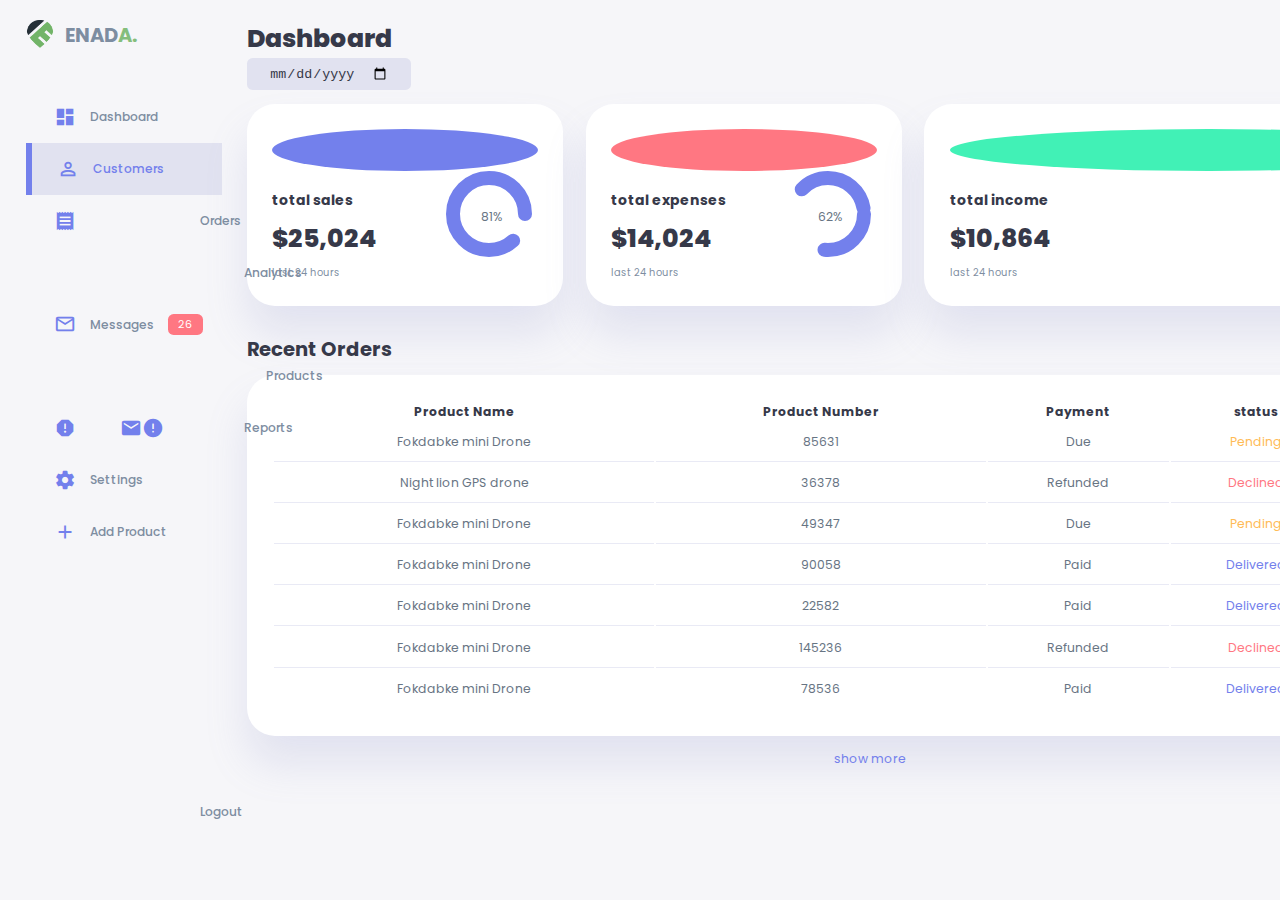
<file: index.html>
<!doctype html>
<html lang="en">
<head>
    <meta charset="UTF-8">
    <meta name="viewport" content="width=device-width, user-scalable=no, initial-scale=1.0, maximum-scale=1.0, minimum-scale=1.0">
    <meta http-equiv="X-UA-Compatible" content="ie=edge">
    <title>Dashboard</title>

    <!-- google fonts  -->
    <link rel="preconnect" href="https://fonts.googleapis.com">
    <link rel="preconnect" href="https://fonts.gstatic.com" crossorigin>
    <link href="https://fonts.googleapis.com/css2?family=Poppins:wght@400;500;600;700&display=swap" rel="stylesheet">

    <!-- google metatial icons cdn --->
    <link href="https://fonts.googleapis.com/icon?family=Material+Icons" rel="stylesheet">

    <!--MAIN STYLE -->
    <link rel="stylesheet" href="./assets/css/style.css">



</head>
<body>
    <!-- CONTAINER START  -->
    <div class="container">
        <!-- ASIDE START -->
        <aside>
            <div class="top d-flex">
                <div class="logo d-flex">
                    <img src="./assets/img/logo.png" alt="Dashboard logo - Enad Dashboard">
                    <h2 class="text-muted">ENAD<span class="main-color">A.</span></h2>
                </div>

                <div class="close" id="close-btn">
                    <span class="material-icons">close</span>
                </div>
            </div>
            
            <!-- SIDEBAR  START -->
                <div class="sidebar d-flex">
                    <a href="#">
                        <span class="material-icons">dashboard</span>
                        <h3>dashboard</h3>
                    </a>

                    <a href="#" class="active">
                        <span class="material-icons">perm_identity</span>
                        <h3>customers</h3>
                    </a>

                    <a href="#">
                        <span class="material-icons">receipt_long</span>
                        <h3>orders</h3>
                    </a>

                    <a href="#">
                        <span class="material-icons">insights</span>
                        <h3>analytics</h3>
                    </a>

                    <a href="#">
                        <span class="material-icons">mail_outline</span>
                        <h3>messages</h3>
                        <span class="message-count">26</span>
                    </a>

                    <a href="#">
                        <span class="material-icons">inventory</span>
                        <h3>products</h3>
                    </a>

                    <a href="#">
                        <span class="material-icons">report_gmailerrorred</span>
                        <h3>reports</h3>
                    </a>

                    <a href="#">
                        <span class="material-icons">settings</span>
                        <h3>settings</h3>
                    </a>

                    <a href="#">
                        <span class="material-icons">add</span>
                        <h3>Add product</h3>
                    </a>

                    <a href="#">
                        <span class="material-icons">logout</span>
                        <h3>logout</h3>
                    </a>
                </div>
            <!-- ==== SIDEBART END ===== -->
        </aside>
        <!-- ASIDE END -->

        <!-- START MAIN SECTION -->
        <main>

            <div class="topbar">
            </div>
            <hr>

            <h1>Dashboard</h1>

            <div class="date-search d-flex">
                <div class="date">
                    <input type="date">
                </div>

                <div class="serach d-flex">
                        <input type="search" placeholder="search" id="search-input">
                        <span class="material-icons" id="search-btn"> search</span>

                        <span class="material-icons" id="enter-btn">navigate_next</span>
                </div>  
            </div>

            <!-- START INSIGHTS -->
            <div class="insights d-grid grid-3-col">
                <!-- START CARD -->
                <div class="sales">
                    <span class="material-icons">analytics</span>
                    <div class="middle d-flex">
                        <div class="left">
                            <h3>total sales</h3>
                            <h1>$25,024</h1>
                        </div>
                        <div class="progress">
                            <svg>
                                <circle cx="38" cy="38" r="36"></circle>
                            </svg>
                            <div class="number">
                                <p>81%</p>
                            </div>
                        </div>
                    </div>
                    <small class="text-muted">last 24 hours</small>
                </div>
                <!-- END CARD -->

                <!-- START CARD -->
                <div class="expenses">
                    <span class="material-icons">bar_chart</span>
                    <div class="middle d-flex">
                        <div class="left">
                            <h3>total expenses</h3>
                            <h1>$14,024</h1>
                        </div>
                        <div class="progress">
                            <svg>
                                <circle cx="38" cy="38" r="36"></circle>
                            </svg>
                            <div class="number">
                                <p>62%</p>
                            </div>
                        </div>
                    </div>
                    <small class="text-muted">last 24 hours</small>
                </div>
                <!-- END CARD -->

                <!-- START CARD -->
                <div class="income">
                    <span class="material-icons">stacked_line_chart</span>
                    <div class="middle d-flex">
                        <div class="left">
                            <h3>total income</h3>
                            <h1>$10,864</h1>
                        </div>
                        <div class="progress">
                            <svg>
                                <circle cx="38" cy="38" r="36"></circle>
                            </svg>
                            <div class="number">
                                <p>44%</p>
                            </div>
                        </div>
                    </div>
                    <small class="text-muted">last 24 hours</small>
                </div>
                <!-- END CARD -->

            </div>
            <!-- END INSIGHTS -->

            <!-- START RECENT ORDER -->
            <div class="recent-orders">
                <h2>Recent Orders</h2>
                <table>
                    <thead>
                        <tr>
                            <th>Product Name</th>
                            <th>Product Number</th>
                            <th>Payment</th>
                            <th>status</th>
                            <th></th>
                        </tr>
                    </thead>
                    <tbody>
                        <tr>
                            <td>Fokdabke mini Drone</td>
                            <td>85631</td>
                            <td>Due</td>
                            <td class="warning">Pending</td>
                            <td class="primary">Details</td>
                        </tr>
                        <tr>
                            <td> Night lion GPS drone</td>
                            <td>36378</td>
                            <td>Refunded</td>
                            <td class="danger">Declined</td>
                            <td class="primary">Details</td>
                        </tr>
                        <tr>
                            <td>Fokdabke mini Drone</td>
                            <td>49347</td>
                            <td>Due</td>
                            <td class="warning">Pending</td>
                            <td class="primary">Details</td>
                        </tr> 
                        <tr>
                            <td>Fokdabke mini Drone</td>
                            <td>90058</td>
                            <td>Paid</td>
                            <td class="primary">Delivered</td>
                            <td class="primary">Details</td>
                        </tr> 
                        <tr>
                            <td>Fokdabke mini Drone</td>
                            <td>22582</td>
                            <td>Paid</td>
                            <td class="primary">Delivered</td>
                            <td class="primary">Details</td>
                        </tr> 
                        <tr>
                            <td>Fokdabke mini Drone</td>
                            <td>145236</td>
                            <td>Refunded</td>
                            <td class="danger">Declined</td>
                            <td class="primary">Details</td>
                        </tr> 
                        <tr>
                            <td>Fokdabke mini Drone</td>
                            <td>78536</td>
                            <td>Paid</td>
                            <td class="primary">Delivered</td>
                            <td class="primary">Details</td>
                        </tr> 

                    </tbody>
                </table>
                <a href="#">show more</a>
            </div>
            <!-- END RECENT ORDER -->
        </main>
        <!-- END MAIN SECTION -->

        <!-- START RIGHT SECTION -->
            <div class="right">

                <!-- start top -->
                <div class="top d-flex">
                    <button id="menu-btn">
                        <span class="material-icons">menu</span>
                    </button>

                    <div class="theme-toggler d-flex">
                        <span class="material-icons active">light_mode</span>
                        <span class="material-icons">dark_mode</span>
                    </div>

                    <div class="profile d-flex">
                        <div class="info">
                            <p>Hey, <b>Enad</b></p>
                            <small class="text-muted">Admin</small>
                        </div>

                        <div class="profile-photo">
                            <img src="./assets/img/profile-1.jpg" alt="profile picture">
                        </div>
                    </div>
                </div>
                <!-- end top -->

                <!-- START RECENT UPDATE -->
                    <div class="recent-updates">
                        <h2>Recent Update</h2>
                        <div class="updates">
                            <!-- UPDATE START ROW -->
                            <div class="update d-grid">
                                <div class="profile-photo">
                                    <img src="./assets/img/profile-2.jpg" alt="profile picture for 2">
                                </div>

                                <div class="message">
                                    <p><b>Lila Romoh</b> received her order of Night lion GPS drone</p>
                                    <small class="text-muted"> 2 Minutes Ago</small>                               
                                </div>
                            </div>
                            <!-- UPDATE END ROW -->

                            <!-- UPDATE START ROW -->
                            <div class="update d-grid">
                                <div class="profile-photo">
                                    <img src="./assets/img/profile-3.jpg" alt="profile picture for 3">
                                </div>

                                <div class="message">
                                    <p><b>Watson Dyas</b> received his order of Night lion GPS drone</p>
                                    <small class="text-muted"> 5 Minutes Ago</small>                               
                                </div>
                            </div>
                            <!-- UPDATE END ROW -->

                            <!-- UPDATE START ROW -->
                            <div class="update d-grid">
                                <div class="profile-photo">
                                    <img src="./assets/img/profile-4.jpg" alt="profile picture for 4">
                                </div>

                                <div class="message">
                                    <p><b>Tayson Loca</b> received his order of Night lion GPS drone</p>
                                    <small class="text-muted"> 20 Minutes Ago</small>                               
                                </div>
                            </div>
                            <!-- UPDATE END ROW -->
                        </div>
                    </div>
                <!-- END RECENT UPDATE  -->

                <!-- START ANALYTICS -->
                <div class="sales-analytics">
                    <h2>Sales Analytics</h2>
                    <!-- START ITEM -->
                    <div class="item online">
                        <div class="icon">
                            <span class="material-icons">shopping_cart</span>
                        </div>
                        <div class="right">
                            <div class="info">
                                <h3>ONLINE ORDERS</h3>
                                <small class="text_muted">Last 24 Hours</small>
                            </div>
                            <h5 class="success">+39%</h5>
                            <h3>3849</h3>
                        </div>
                    </div>
                    <!-- END ITEM -->

                    <!-- START ITEM -->
                    <div class="item offline">
                        <div class="icon">
                            <span class="material-icons">local_mall</span>
                        </div>
                        <div class="right">
                            <div class="info">
                                <h3>OFFLINE ORDERS</h3>
                                <small class="text_muted">Last 24 Hours</small>
                            </div>
                            <h5 class="danger">-17%</h5>
                            <h3>1100</h3>
                        </div>
                    </div>
                    <!-- END ITEM -->

                    <!-- START ITEM -->
                    <div class="item customers">
                        <div class="icon">
                            <span class="material-icons">person</span>
                        </div>
                        <div class="right">
                            <div class="info">
                                <h3>NEW CUSTOMERS</h3>
                                <small class="text_muted">Last 24 Hours</small>
                            </div>
                            <h5 class="success">+25%</h5>
                            <h3>849</h3>
                        </div>
                    </div>
                    <!-- END ITEM -->

                    <div class="item add-product">
                        <div>
                            <span class="material-icons">add</span>
                            <h3>Add Product</h3>
                        </div>
                    </div>
                </div>
                <!-- END ANALYTICS -->



            </div>
        <!-- END RIGHT SECTION -->
    </div>
    <!-- CONTAINER END -->

    <script src="./assets/js/main.js"></script>
</body>
</html>
</file>
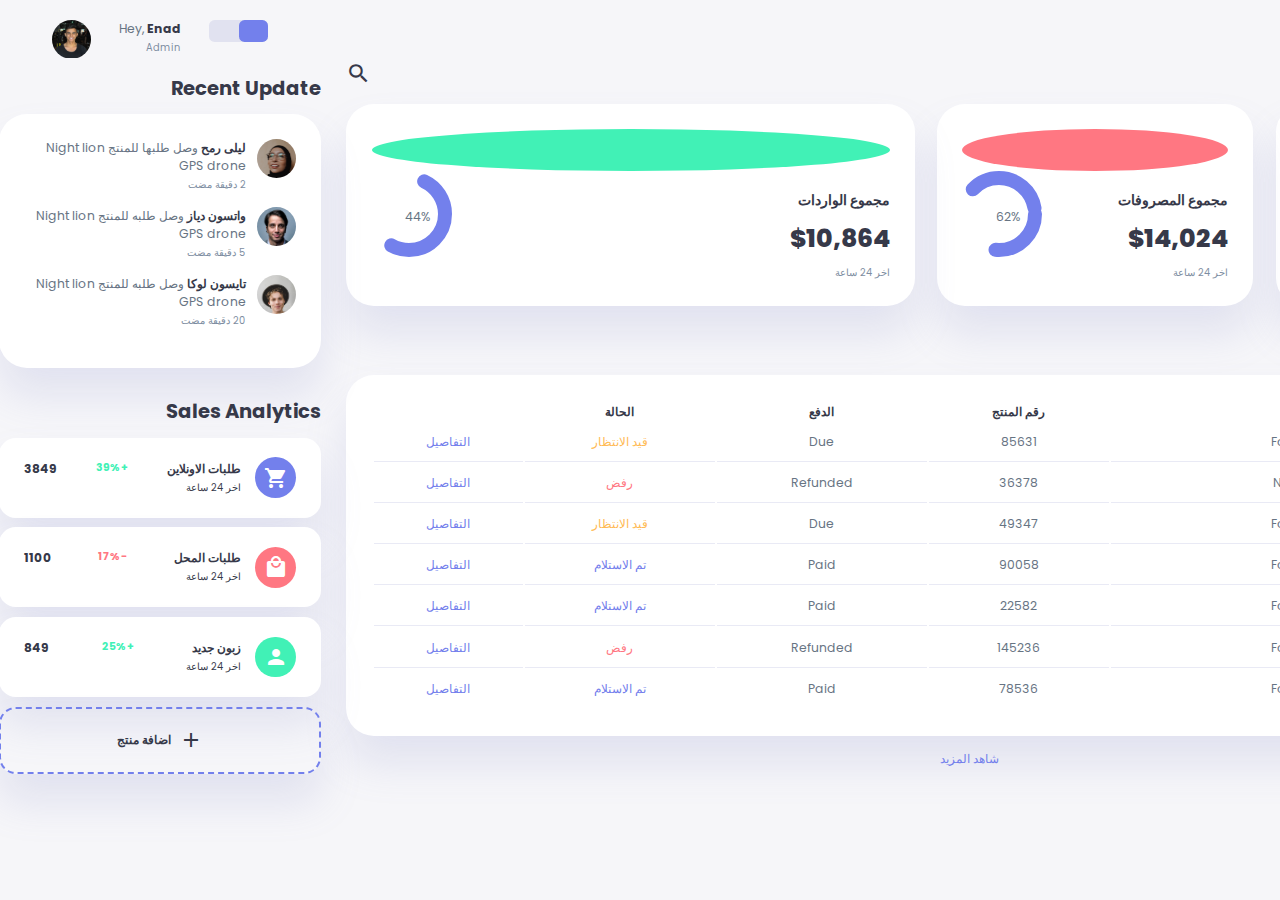
<file: index-rtl.html>
<!doctype html>
<html lang="en">
<head>
    <meta charset="UTF-8">
    <meta name="viewport" content="width=device-width, user-scalable=no, initial-scale=1.0, maximum-scale=1.0, minimum-scale=1.0">
    <meta http-equiv="X-UA-Compatible" content="ie=edge">
    <title>Dashboard</title>

    <!-- google fonts  -->
    <link rel="preconnect" href="https://fonts.googleapis.com">
    <link rel="preconnect" href="https://fonts.gstatic.com" crossorigin>
    <link href="https://fonts.googleapis.com/css2?family=Poppins:wght@400;500;600;700&display=swap" rel="stylesheet">

    <!-- google metatial icons cdn --->
    <link href="https://fonts.googleapis.com/icon?family=Material+Icons" rel="stylesheet">

    <!--MAIN STYLE -->
    <link rel="stylesheet" href="./assets/css/rtl-style.css">




</head>
<body>
    <!-- CONTAINER START  -->
    <div class="container">
        <!-- ASIDE START -->
        <aside>
            <div class="top d-flex">
                <div class="logo d-flex">
                    <img src="./assets/img/logo.png" alt="Dashboard logo - Enad Dashboard">
                    <h2 class="text-muted">ENAD<span class="main-color">A.</span></h2>
                </div>

                <div class="close" id="close-btn">
                    <span class="material-icons">close</span>
                </div>
            </div>
            
            <!-- SIDEBAR  START -->
                <div class="sidebar d-flex">
                    <a href="#">
                        <span class="material-icons">dashboard</span>
                        <h3>لوحة التحكم</h3>
                    </a>

                    <a href="#" class="active">
                        <span class="material-icons">perm_identity</span>
                        <h3>الزبائن</h3>
                    </a>

                    <a href="#">
                        <span class="material-icons">receipt_long</span>
                        <h3>الطلبات</h3>
                    </a>

                    <a href="#">
                        <span class="material-icons">insights</span>
                        <h3>التحليلات</h3>
                    </a>

                    <a href="#">
                        <span class="material-icons">mail_outline</span>
                        <h3>الرسائل</h3>
                        <span class="message-count">26</span>
                    </a>

                    <a href="#">
                        <span class="material-icons">inventory</span>
                        <h3>المنتجات</h3>
                    </a>

                    <a href="#">
                        <span class="material-icons">report_gmailerrorred</span>
                        <h3>التقارير</h3>
                    </a>

                    <a href="#">
                        <span class="material-icons">settings</span>
                        <h3>الاعدادات</h3>
                    </a>

                    <a href="#">
                        <span class="material-icons">add</span>
                        <h3>اضافة منتج</h3>
                    </a>

                    <a href="index.html">
                        <span class="material-icons">translate</span>
                        <h3>اللغة الانجليزية</h3>
                    </a>



                    <a href="#">
                        <span class="material-icons">logout</span>
                        <h3>تسجيل الخروج</h3>
                    </a>
                </div>
            <!-- ==== SIDEBART END ===== -->
        </aside>
        <!-- ASIDE END -->

        <!-- START MAIN SECTION -->
        <main>

            <div class="topbar">
            </div>
            <hr>

            <h1>Dashboard</h1>

            <div class="date-search d-flex">
                <div class="date">
                    <input type="date">
                </div>

                <div class="serach d-flex">
                        <input type="search" placeholder="بحث" id="search-input">
                        <span class="material-icons" id="search-btn">search</span>

                        <span class="material-icons" id="enter-btn">navigate_next</span>
                </div>  
            </div>

            <!-- START INSIGHTS -->
            <div class="insights d-grid grid-3-col">
                <!-- START CARD -->
                <div class="sales">
                    <span class="material-icons">analytics</span>
                    <div class="middle d-flex">
                        <div class="left">
                            <h3>مجموع المبيعات</h3>
                            <h1>$25,024</h1>
                        </div>
                        <div class="progress">
                            <svg>
                                <circle cx="38" cy="38" r="36"></circle>
                            </svg>
                            <div class="number">
                                <p>81%</p>
                            </div>
                        </div>
                    </div>
                    <small class="text-muted">اخر 24 ساعة </small>
                </div>
                <!-- END CARD -->

                <!-- START CARD -->
                <div class="expenses">
                    <span class="material-icons">bar_chart</span>
                    <div class="middle d-flex">
                        <div class="left">
                            <h3>مجموع المصروفات</h3>
                            <h1>$14,024</h1>
                        </div>
                        <div class="progress">
                            <svg>
                                <circle cx="38" cy="38" r="36"></circle>
                            </svg>
                            <div class="number">
                                <p>62%</p>
                            </div>
                        </div>
                    </div>
                    <small class="text-muted">اخر 24 ساعة</small>
                </div>
                <!-- END CARD -->

                <!-- START CARD -->
                <div class="income">
                    <span class="material-icons">stacked_line_chart</span>
                    <div class="middle d-flex">
                        <div class="left">
                            <h3>مجموع الواردات</h3>
                            <h1>$10,864</h1>
                        </div>
                        <div class="progress">
                            <svg>
                                <circle cx="38" cy="38" r="36"></circle>
                            </svg>
                            <div class="number">
                                <p>44%</p>
                            </div>
                        </div>
                    </div>
                    <small class="text-muted">اخر 24 ساعة</small>
                </div>
                <!-- END CARD -->

            </div>
            <!-- END INSIGHTS -->

            <!-- START RECENT ORDER -->
            <div class="recent-orders">
                <h2>اخر الطلبات</h2>
                <table>
                    <thead>
                        <tr>
                            <th>اسم المنتج</th>
                            <th>رقم المنتج</th>
                            <th>الدفع</th>
                            <th>الحالة</th>
                            <th></th>
                        </tr>
                    </thead>
                    <tbody>
                        <tr>
                            <td>Fokdabke mini Drone</td>
                            <td>85631</td>
                            <td>Due</td>
                            <td class="warning">قيد الانتظار</td>
                            <td class="primary">التفاصيل</td>
                        </tr>
                        <tr>
                            <td> Night lion GPS drone</td>
                            <td>36378</td>
                            <td>Refunded</td>
                            <td class="danger">رفض</td>
                            <td class="primary">التفاصيل</td>
                        </tr>
                        <tr>
                            <td>Fokdabke mini Drone</td>
                            <td>49347</td>
                            <td>Due</td>
                            <td class="warning">قيد الانتظار</td>
                            <td class="primary">التفاصيل</td>
                        </tr> 
                        <tr>
                            <td>Fokdabke mini Drone</td>
                            <td>90058</td>
                            <td>Paid</td>
                            <td class="primary">تم الاستلام</td>
                            <td class="primary">التفاصيل</td>
                        </tr> 
                        <tr>
                            <td>Fokdabke mini Drone</td>
                            <td>22582</td>
                            <td>Paid</td>
                            <td class="primary">تم الاستلام</td>
                            <td class="primary">التفاصيل</td>
                        </tr> 
                        <tr>
                            <td>Fokdabke mini Drone</td>
                            <td>145236</td>
                            <td>Refunded</td>
                            <td class="danger">رفض</td>
                            <td class="primary">التفاصيل</td>
                        </tr> 
                        <tr>
                            <td>Fokdabke mini Drone</td>
                            <td>78536</td>
                            <td>Paid</td>
                            <td class="primary">تم الاستلام</td>
                            <td class="primary">التفاصيل</td>
                        </tr> 

                    </tbody>
                </table>
                <a href="#">شاهد المزيد</a>
            </div>
            <!-- END RECENT ORDER -->
        </main>
        <!-- END MAIN SECTION -->

        <!-- START RIGHT SECTION -->
            <div class="right">

                <!-- start top -->
                <div class="top d-flex">
                    <button id="menu-btn">
                        <span class="material-icons">menu</span>
                    </button>

                    <div class="theme-toggler d-flex">
                        <span class="material-icons active">light_mode</span>
                        <span class="material-icons">dark_mode</span>
                    </div>

                    <div class="profile d-flex">
                        <div class="info">
                            <p>Hey, <b>Enad</b></p>
                            <small class="text-muted">Admin</small>
                        </div>

                        <div class="profile-photo">
                            <img src="./assets/img/profile-1.jpg" alt="profile picture">
                        </div>
                    </div>
                </div>
                <!-- end top -->

                <!-- START RECENT UPDATE -->
                    <div class="recent-updates">
                        <h2>Recent Update</h2>
                        <div class="updates">
                            <!-- UPDATE START ROW -->
                            <div class="update d-grid">
                                <div class="profile-photo">
                                    <img src="./assets/img/profile-2.jpg" alt="profile picture for 2">
                                </div>

                                <div class="message">
                                    <p><b>ليلى رمح</b> وصل طلبها للمنتج  Night lion GPS drone</p>
                                    <small class="text-muted"> 2 دقيقة مضت</small>                               
                                </div>
                            </div>
                            <!-- UPDATE END ROW -->

                            <!-- UPDATE START ROW -->
                            <div class="update d-grid">
                                <div class="profile-photo">
                                    <img src="./assets/img/profile-3.jpg" alt="profile picture for 3">
                                </div>

                                <div class="message">
                                    <p><b>واتسون دياز</b> وصل طلبه للمنتج Night lion GPS drone</p>
                                    <small class="text-muted"> 5 دقيقة مضت</small>                               
                                </div>
                            </div>
                            <!-- UPDATE END ROW -->

                            <!-- UPDATE START ROW -->
                            <div class="update d-grid">
                                <div class="profile-photo">
                                    <img src="./assets/img/profile-4.jpg" alt="profile picture for 4">
                                </div>

                                <div class="message">
                                    <p><b>تايسون لوكا</b> وصل طلبه للمنتج Night lion GPS drone</p>
                                    <small class="text-muted"> 20 دقيقة مضت</small>                               
                                </div>
                            </div>
                            <!-- UPDATE END ROW -->
                        </div>
                    </div>
                <!-- END RECENT UPDATE  -->

                <!-- START ANALYTICS -->
                <div class="sales-analytics">
                    <h2>Sales Analytics</h2>
                    <!-- START ITEM -->
                    <div class="item online">
                        <div class="icon">
                            <span class="material-icons">shopping_cart</span>
                        </div>
                        <div class="right">
                            <div class="info">
                                <h3>طلبات الاونلاين</h3>
                                <small class="text_muted">اخر 24 ساعة</small>
                            </div>
                            <h5 class="success">+39%</h5>
                            <h3>3849</h3>
                        </div>
                    </div>
                    <!-- END ITEM -->

                    <!-- START ITEM -->
                    <div class="item offline">
                        <div class="icon">
                            <span class="material-icons">local_mall</span>
                        </div>
                        <div class="right">
                            <div class="info">
                                <h3>طلبات المحل</h3>
                                <small class="text_muted">اخر 24 ساعة</small>
                            </div>
                            <h5 class="danger">-17%</h5>
                            <h3>1100</h3>
                        </div>
                    </div>
                    <!-- END ITEM -->

                    <!-- START ITEM -->
                    <div class="item customers">
                        <div class="icon">
                            <span class="material-icons">person</span>
                        </div>
                        <div class="right">
                            <div class="info">
                                <h3>زبون جديد</h3>
                                <small class="text_muted">اخر 24 ساعة</small>
                            </div>
                            <h5 class="success">+25%</h5>
                            <h3>849</h3>
                        </div>
                    </div>
                    <!-- END ITEM -->

                    <div class="item add-product">
                        <div>
                            <span class="material-icons">add</span>
                            <h3>اضافة منتج</h3>
                        </div>
                    </div>
                </div>
                <!-- END ANALYTICS -->



            </div>
        <!-- END RIGHT SECTION -->
    </div>
    <!-- CONTAINER END -->

    <script src="./assets/js/main.js"></script>
</body>
</html>
</file>
<file: assets/css/style.css>
/* ------ ROOT VARIBLES ------*/
/* 
  co => color.
  bg => background.
  br => border-raduis.
*/
:root{

  --co-main:#85BE7C;
  --co-primary : #7380ec;
  --co-danger : #ff7782;
  --co-success : #41f1b6;
  --co-warning : #ffbb55;
  --co-white : #fff;
  --co-info-dark : #7d8da1;
  --co-info-light : #dce1eb;
  --co-dark : #363949;
  --co-light: rgba(132,139,200,0.18);
  --co-primary-variant : #111e88;
  --co-dark-variant : #677483;
  --co-bg : #f6f6f9;
  --card-br : 2rem;
  --br-1 : 0.4rem;
  --br-2 : 0.8rem;
  --br-3 : 1.2rem;
  --card-padding : 1.8rem;
  --padding-1 :1.2rem;
  --box-shadow : 0 2rem 3rem var(--co-light);
}

/* DARK THEME VARIABLES  */
.dark{
--co-bg: #181a1e;
--co-white: #202528;
--co-dark:#edeffd;
--co-dark-variant : #a3bdcc;
--co-light: rgba(0,0,0,0.4);
--box-shadow : 0 2rem 3rem var(--co-light);
}

/* 
  d-flex => display flex.
*/
/* ---- GENERAL COMPONENT ----- */
*{
  margin: 0;
  padding: 0;
  outline: 0;
  appearance: none;
  border: 0;
  text-decoration: none;
  list-style: none;
  box-sizing: border-box;
}

html{
  font-size: 14px;
}

body{
  width: 100vw;
  height: 100vh;
  font-family: poppins, sans-serif;
  font-size: 0.88rem;
  background-color: var(--co-bg);
  user-select: none;
  color: var(--co-dark);
  overflow-x: hidden;
}

.container{
  display: grid;
  width: 96%;
  margin: 0 auto;
  gap: 1.8rem;
  grid-template-columns: 14rem auto 23rem;
}

a{
  color: var(--co-dark);
}

img{
  display: block;
  width: 100%;
}

h1{
  font-weight: 800;
  font-size: 1.8rem;
}

h2{
  font-size: 1.4rem;
}

h3{
    font-size: .87rem;
}

h4{
  font-size: .8rem;
}

h5{
  font-size: 0.77rem;
}

small{
  font-size: 0.7rem;
}

.d-flex{
  display: flex !important;
}

.d-grid{
  display: grid !important;
}

.grid-3-col{
  grid-template-columns: repeat(3,1fr);
}

.profile-photo{
  width: 2.8rem;
  height: 2.8rem;
  border-radius: 50%;
  overflow:hidden;
}

.text-muted{
  color: var(--co-info-dark);
}

p{
  color: var(--co-dark-variant);
}

b{
  color: var(--co-dark);
}

.main-color{
  color: var(--co-main);
}

.primary{
  color: var(--co-primary);
}

.danger{
  color: var(--co-danger);
}

.warning{
  color: var(--co-warning);
}

.success{
  color: var(--co-success);
}

/*-------- START SIDBAR STYLE ------- */
aside{
  height: 100vh;
}

aside .top{
  align-items: center;
  justify-content: space-between;
  margin-top: 1.4rem;
}

aside .logo{
  gap: 0.8rem;
}

aside .logo img{
  width: 2rem;
  height: 2rem;
}

aside .top .close{
  display: none;
}

.sidebar{
  flex-direction: column;
  height: 86vh;
  position: relative;
  top: 3rem;
}

.sidebar a{
  display: flex;
  color: var(--co-info-dark);
  margin-left: 2rem;
  gap: 1rem;
  align-items: center;
  position: relative;
  height: 3.7rem;
  text-transform: capitalize;
  transition: all 300ms ease;
}

.sidebar a span{
  font-size: 1.6rem;
  color: var(--co-primary);
  transition: all 300ms ease;
}



.sidebar a.active{
  background-color: var(--co-light);
  color: var(--co-primary);
  margin-left: 0%;
}

.sidebar a.active::before{
  content: '';
  width: 6px;
  height: 100%;
  background-color: var(--co-primary);
}

.sidebar a.active span{
  color: var(--co-primary);
  margin-left: calc(1rem - 3px);
}

.sidebar a:hover{
  color: var(--co-primary);
}

.sidebar a:hover span{
  margin-left: 1rem;
}

.sidebar a:last-child{
  position: absolute;
  bottom: 2rem;
  width: 100%;
}


.sidebar a h3{
  font-weight: 500;
}

.sidebar .message-count{
  background-color: var(--co-danger);
  color: var(--co-white);
  padding: 2px 10px;
  font-size: 11px;
  border-radius: var(--br-1);
}

/* --------MAIN SECTION ----- */
/* -------- CARD ------- */
main{
  margin-top: 1.4rem;
}

.date-search{
  justify-content: space-between;
  align-items: center;
  position: relative;
}

.date{
  border-radius: var(--br-1);
  display: inline-block;
  background-color: var(--co-light);
  margin-top: 1tem;
  padding: 0.5rem 1.6rem;
}

.date input[type="date"]{
  background-color: transparent;
  color: var(--co-dark);
}

.serach{
  align-items: center;
  justify-content: start;
  
}

.serach input[type="search"]{
  background-color: var(--co-light);
  padding: 0.7rem 1.8rem;
  border-radius: var(--br-1);
  position: absolute;
  right: -16rem;
  color: var(--co-dark);
  opacity: 0;
  transition: all 1s ease;
}


.serach input[type="search"].active{
  opacity: 1;
  right: 3rem;
}


#search-btn.active-enter{
  display: none;
}

#enter-btn{
  opacity: 0;
  transition: all 1s ease;
  display: none;
}


#enter-btn.active{
  opacity: 1;
  display: inline-block;
}

.serach span{
  padding-right: 1rem;
  font-size: 1.8rem;
  cursor: pointer;
}

main .insights{
  gap: 1.6rem;
}


main .insights > div{
  background-color: var(--co-white);
  padding: var(--card-padding);
  border-radius: var(--card-br);
  margin-top: 1rem;
  box-shadow: var(--box-shadow);
  transition: all 300ms ease;
}

main .insights > div:hover{
  box-shadow: none;
}

main .insights > div span{
  padding: 0.5rem;
  border-radius: 50%;
  color: var(--co-white);
  font-size: 2rem;
}

main .insights > div.sales span{
  background-color: var(--co-primary);
}

main .insights > div.expenses span{
  background-color: var(--co-danger);
}

main .insights > div.income span{
  background-color: var(--co-success);
}



main .insights > div .middle{
  align-items: center;
  justify-content: space-between;
}

main .insights  h3{
  margin: 1rem 0 0.6rem;
  font-size: 1rem;
}

main .insights .progress{
  position: relative;
  width: 92px;
  height: 92px;
  border-radius: 50%;
}

main .insights svg{
  width: 7rem;
  height: 7rem;
}

main .insights svg circle{
  fill :none;
  stroke: var(--co-primary);
  stroke-width: 14;
  stroke-linecap: round;
  transform: translate(5px,5px);
}

main .insights .sales svg circle{
  stroke-dashoffset: -30;
  stroke-dasharray: 200;
}


main .insights .expenses svg circle{
  stroke-dashoffset: 20;
  stroke-dasharray: 80;
}

main .insights .income svg circle{
  stroke-dashoffset: 35;
  stroke-dasharray: 110;
}

main .insights .progress .number{
  position: absolute;
  top: 0;
  left: 0;
  height: 100%;
  width: 100%;
  display: flex;
  justify-content: center;
  align-items: center;
}

main .insights .small{
  margin-top: 1.6rem;
}

/* -------- RECENT ORDER ------- */
main .recent-orders{
  margin-top: 2rem;
}

main .recent-orders h2{
  margin-bottom: 0.8rem;
}

main .recent-orders table{
  background-color: var(--co-white);
  width: 100%;
  border-radius: var(--card-br);
  padding: var(--card-padding);
  text-align: center;
  box-shadow: var(--box-shadow);
  transition: all 300ms ease;
}

main .recent-orders table:hover{
  box-shadow: none;
}

main table tbody td{
  height: 2.8rem;
  border-bottom: 1px solid var(--co-light);
  color: var(--co-dark-variant);
}

main table tbody tr:last-child td{
  border: none;
}

main .recent-orders a{
  text-align: center;
  display: block;
  margin: 1rem auto;
  color: var(--co-primary);
}

main .recent-orders a:hover{
  text-decoration: underline;
}

/* -------- RIGHT SECTION ----------- */
.right{
  margin-top: 1.4rem;
}

.right .top{
  justify-content: center;
  gap: 2rem;
}

.right .top button{
  display: none;
}

.right .theme-toggler{
  background-color: var(--co-light);
  justify-content: space-between;
  align-items: center;
  height: 1.6rem;
  width: 4.2rem;
  cursor: pointer;
  border-radius: var(--br-1);
}

.right .theme-toggler span{
  font-size: 1.2rem;
  width: 50%;
  height: 100%;
  display: flex;
  align-items: center;
  justify-content: center;
}

.right .theme-toggler span.active{
  background-color: var(--co-primary);
  color: white;
  border-radius: var(--br-1);
}

.right .top .profile{
  gap: 2rem;
  text-align: right;
}

/* ----- RECENT UPDATES */
.right .recent-updates{
  margin-top: 1rem;
}

.right .recent-updates h2{
  margin-bottom: 0.8rem;
}

.right .recent-updates .updates{
  background-color: var(--co-white);
  padding: var(--card-padding);
  border-radius: var(--card-br);
  box-shadow: var(--box-shadow);
  transition: all 300ms ease;
}

.right .recent-updates .updates:hover{
  box-shadow: none;
}

.right .recent-updates .updates .update{
  grid-template-columns: 2.6rem auto;
  gap: 1rem;
  margin-bottom: 1rem;
}

/* ------ ANALYTICS ------- */
.right .sales-analytics{
  margin-top: 2rem;
}

.right .sales-analytics h2{
  margin-bottom: 0.8rem;
}

.right .sales-analytics .item{
  background-color: var(--co-white);
  display: flex;
  align-items: center;
  gap: 1rem;
  margin-bottom: .7rem;
  padding: 1.4rem var(--card-padding);
  border-radius: var(--br-3);
  box-shadow: var(--box-shadow);
  transition: all 300ms ease;
}

.right .sales-analytics .item:hover{
  box-shadow: none;
}

.right .sales-analytics .item .right{
  display: flex;
  justify-content: space-between;
  align-items: flex-start;
  margin: 0;
  width: 100%;
}

.right .sales-analytics .item .icon{
  padding: 0.6rem;
  color: var(--co-white);
  border-radius: 50%;
  display: flex;
}

.right .sales-analytics .item.online .icon{
  background-color: var(--co-primary);
}

.right .sales-analytics .item.offline .icon{
  background-color: var(--co-danger);
}

.right .sales-analytics .item.customers .icon{
  background-color: var(--co-success);
}

.right .sales-analytics .add-product{
  background-color: transparent;
  border: 2px dashed var(--co-primary);
  display: flex;
  align-items: center;
  justify-content: center;
  
}

.right .sales-analytics .add-product div{
  display: flex;
  align-items: center;
  gap: 0.6rem;
}

.right .sales-analytics .add-product div h3{
  font-weight: 600;
}


.right .sales-analytics .add-product:hover{
  background-color: var(--co-primary);
  color: white;
}
/* --------- MEDIA QUERIES ---------- */
@media  (max-width:1200px) {
  .container{
    width: 94%;
    grid-template-columns: 7rem auto 23rem;
  }

  aside .logo h2{
    display: none;
  }

  aside .sidebar h3{
    display: none;
  }

  aside .sidebar a{
    width: 5.6rem;
  }

  aside .sidebar a:last-child{
    position: relative;
    margin-top: 1.8rem;
  }

  main .insights{
    grid-template-columns: 1fr;
    gap: 0;
  }

  main .recent-orders{
    width: 94%;
    position: absolute;
    left: 50%;
    transform: translateX(-50%);
    margin: 2rem 0 0 8.8rem;
  }

  main .recent-orders table{
    width: 83vw;
  }

  main table thead tr th:last-child{
    display: none;
  }

  main table tbody tr td:last-child{
    display: none;
  }
}

@media  (max-width:768px) {
  .container{
    width: 100%;
    grid-template-columns: 1fr;
  }

  aside{
    position: fixed;
    left: -100%;
    background-color: var(--co-white);
    width: 18rem;
    z-index: 3;
    box-shadow:  1rem 3rem 4rem var(--co-light);
    height: 100vh;
    padding-right: var(--card-padding);
    display: none;
    animation: showMenu 400ms ease forwards;
  }

  @keyframes showMenu {
    to{
      left: 0;
    }
  }

  aside .logo{
    margin-left: 1rem;
  }

  aside .logo h2{
    display: inline;
  }

  aside .sidebar h3{
    display: inline;
  }

  aside .sidebar a{
    width: 100%;
    height: 3.4rem;
  }

  aside .sidebar a:last-child{
    position: absolute;
    bottom: 5rem;
  }

  aside .top .close{
    display: inline-block;
    cursor: pointer;
  }

  main{
    margin-top: 8rem;
    padding: 0 1rem;
  }

  main .recent-orders{
    position: relative;
    margin: 3rem 0 0 0;
    width: 100%;
  }

  main .recent-orders table{
    width: 100%;
    margin: 0;
  }

  .right{
    width: 94%;
    margin: 0 auto 4rem;
  }

  .right .top{
    position: fixed;
    top: 0;
    left: 0;
    align-items: center;
    padding: 0 0.8rem;
    height: 4.6rem;
    background-color: var(--co-white);
    width: 100%;
    margin: 0;
    z-index: 2;
    box-shadow:  0 1rem 1rem var(--co-light);
  }

  .right .top .theme-toggler{
    width: 4.4rem;
    position: absolute;
    left: 66%;
  }

  .right .top .profile{
    position: absolute;
    right: 4rem;
  }

  .right .top  .profile .info{
    display: none;
  }

  .right .top button{
    display: inline-block;
    background-color: transparent;
    cursor: pointer;
    color: var(--co-dark);
    position: absolute;
    left: 1rem;
  }

  .right .top button span{
    font-size: 2rem;
  }
}
</file>
<file: assets/css/rtl-style.css>
/* ------ ROOT VARIBLES ------*/
/* 
  co => color.
  bg => background.
  br => border-raduis.
*/
:root{

  --co-main:#85BE7C;
  --co-primary : #7380ec;
  --co-danger : #ff7782;
  --co-success : #41f1b6;
  --co-warning : #ffbb55;
  --co-white : #fff;
  --co-info-dark : #7d8da1;
  --co-info-light : #dce1eb;
  --co-dark : #363949;
  --co-light: rgba(132,139,200,0.18);
  --co-primary-variant : #111e88;
  --co-dark-variant : #677483;
  --co-bg : #f6f6f9;
  --card-br : 2rem;
  --br-1 : 0.4rem;
  --br-2 : 0.8rem;
  --br-3 : 1.2rem;
  --card-padding : 1.8rem;
  --padding-1 :1.2rem;
  --box-shadow : 0 2rem 3rem var(--co-light);
}

/* DARK THEME VARIABLES  */
.dark{
--co-bg: #181a1e;
--co-white: #202528;
--co-dark:#edeffd;
--co-dark-variant : #a3bdcc;
--co-light: rgba(0,0,0,0.4);
--box-shadow : 0 2rem 3rem var(--co-light);
}

/* 
  d-flex => display flex.
*/
/* ---- GENERAL COMPONENT ----- */
*{
  margin: 0;
  padding: 0;
  outline: 0;
  appearance: none;
  border: 0;
  text-decoration: none;
  list-style: none;
  box-sizing: border-box;
}

html{
  font-size: 14px;
}

body{
  width: 100vw;
  height: 100vh;
  font-family: poppins, sans-serif;
  font-size: 0.88rem;
  background-color: var(--co-bg);
  user-select: none;
  color: var(--co-dark);
  overflow-x: hidden;
  direction: rtl;
  text-align: right;
}

.container{
  display: grid;
  width: 96%;
  margin: 0 auto;
  gap: 1.8rem;
  grid-template-columns: 14rem auto 23rem;
}

a{
  color: var(--co-dark);
}

img{
  display: block;
  width: 100%;
}

h1{
  font-weight: 800;
  font-size: 1.8rem;
}

h2{
  font-size: 1.4rem;
}

h3{
    font-size: .87rem;
}

h4{
  font-size: .8rem;
}

h5{
  font-size: 0.77rem;
}

small{
  font-size: 0.7rem;
}

.d-flex{
  display: flex !important;
}

.d-grid{
  display: grid !important;
}

.grid-3-col{
  grid-template-columns: repeat(3,1fr);
}

.profile-photo{
  width: 2.8rem;
  height: 2.8rem;
  border-radius: 50%;
  overflow:hidden;
}

.text-muted{
  color: var(--co-info-dark);
}

p{
  color: var(--co-dark-variant);
}

b{
  color: var(--co-dark);
}

.main-color{
  color: var(--co-main);
}

.primary{
  color: var(--co-primary);
}

.danger{
  color: var(--co-danger);
}

.warning{
  color: var(--co-warning);
}

.success{
  color: var(--co-success);
}

/*-------- START SIDBAR STYLE ------- */
aside{
  height: 100vh;
}

aside .top{
  align-items: center;
  justify-content: space-between;
  margin-top: 1.4rem;
}

aside .logo{
  gap: 0.8rem;
}

aside .logo img{
  width: 2rem;
  height: 2rem;
}

aside .top .close{
  display: none;
}

.sidebar{
  flex-direction: column;
  height: 86vh;
  position: relative;
  top: 3rem;
}

.sidebar a{
  display: flex;
  color: var(--co-info-dark);
  margin-left: 2rem;
  gap: 1rem;
  align-items: center;
  position: relative;
  height: 3.7rem;
  text-transform: capitalize;
  transition: all 300ms ease;
}

.sidebar a span{
  font-size: 1.6rem;
  color: var(--co-primary);
  transition: all 300ms ease;
}



.sidebar a.active{
  background-color: var(--co-light);
  color: var(--co-primary);
  margin-left: 0%;
}

.sidebar a.active::before{
  content: '';
  width: 6px;
  height: 100%;
  background-color: var(--co-primary);
}

.sidebar a.active span{
  color: var(--co-primary);
  margin-left: calc(1rem - 3px);
}

.sidebar a:hover{
  color: var(--co-primary);
}

.sidebar a:hover span{
  margin-right: 1rem;
}

.sidebar a:last-child{
  position: absolute;
  bottom: 2rem;
  width: 100%;
}


.sidebar a h3{
  font-weight: 500;
}

.sidebar .message-count{
  background-color: var(--co-danger);
  color: var(--co-white);
  padding: 2px 10px;
  font-size: 11px;
  border-radius: var(--br-1);
}

/* --------MAIN SECTION ----- */
/* -------- CARD ------- */
main{
  margin-top: 1.4rem;
}

.date-search{
  justify-content: space-between;
  align-items: center;
  position: relative;
}

.date{
  border-radius: var(--br-1);
  display: inline-block;
  background-color: var(--co-light);
  margin-top: 1tem;
  padding: 0.5rem 1.6rem;
}

.date input[type="date"]{
  background-color: transparent;
  color: var(--co-dark);
}

.serach{
  align-items: center;
  justify-content: start;
  
}

.serach input[type="search"]{
  background-color: var(--co-light);
  padding: 0.7rem 1.8rem;
  border-radius: var(--br-1);
  position: absolute;
  left: -16rem;
  color: var(--co-dark);
  opacity: 0;
  transition: all 1s ease;
}


.serach input[type="search"].active{
  opacity: 1;
  left: 3rem;
}


#search-btn.active-enter{
  display: none;
}

#enter-btn{
  opacity: 0;
  transition: all 1s ease;
  display: none;
}


#enter-btn.active{
  opacity: 1;
  display: inline-block;
}

.serach span{
  padding-right: 1rem;
  font-size: 1.8rem;
  cursor: pointer;
}

main .insights{
  gap: 1.6rem;
}


main .insights > div{
  background-color: var(--co-white);
  padding: var(--card-padding);
  border-radius: var(--card-br);
  margin-top: 1rem;
  box-shadow: var(--box-shadow);
  transition: all 300ms ease;
}

main .insights > div:hover{
  box-shadow: none;
}

main .insights > div span{
  padding: 0.5rem;
  border-radius: 50%;
  color: var(--co-white);
  font-size: 2rem;
}

main .insights > div.sales span{
  background-color: var(--co-primary);
}

main .insights > div.expenses span{
  background-color: var(--co-danger);
}

main .insights > div.income span{
  background-color: var(--co-success);
}



main .insights > div .middle{
  align-items: center;
  justify-content: space-between;
}

main .insights  h3{
  margin: 1rem 0 0.6rem;
  font-size: 1rem;
}

main .insights .progress{
  position: relative;
  width: 92px;
  height: 92px;
  border-radius: 50%;
}

main .insights svg{
  width: 7rem;
  height: 7rem;
}

main .insights svg circle{
  fill :none;
  stroke: var(--co-primary);
  stroke-width: 14;
  stroke-linecap: round;
  transform: translate(5px,5px);
}

main .insights .sales svg circle{
  stroke-dashoffset: -30;
  stroke-dasharray: 200;
}


main .insights .expenses svg circle{
  stroke-dashoffset: 20;
  stroke-dasharray: 80;
}

main .insights .income svg circle{
  stroke-dashoffset: 35;
  stroke-dasharray: 110;
}

main .insights .progress .number{
  position: absolute;
  top: 0;
  left: 0;
  height: 100%;
  width: 100%;
  display: flex;
  justify-content: center;
  align-items: center;
}

main .insights .small{
  margin-top: 1.6rem;
}

/* -------- RECENT ORDER ------- */
main .recent-orders{
  margin-top: 2rem;
}

main .recent-orders h2{
  margin-bottom: 0.8rem;
}

main .recent-orders table{
  background-color: var(--co-white);
  width: 100%;
  border-radius: var(--card-br);
  padding: var(--card-padding);
  text-align: center;
  box-shadow: var(--box-shadow);
  transition: all 300ms ease;
}

main .recent-orders table:hover{
  box-shadow: none;
}

main table tbody td{
  height: 2.8rem;
  border-bottom: 1px solid var(--co-light);
  color: var(--co-dark-variant);
}

main table tbody tr:last-child td{
  border: none;
}

main .recent-orders a{
  text-align: center;
  display: block;
  margin: 1rem auto;
  color: var(--co-primary);
}

main .recent-orders a:hover{
  text-decoration: underline;
}

/* -------- RIGHT SECTION ----------- */
.right{
  margin-top: 1.4rem;
}

.right .top{
  justify-content: center;
  gap: 2rem;
}

.right .top button{
  display: none;
}

.right .theme-toggler{
  background-color: var(--co-light);
  justify-content: space-between;
  align-items: center;
  height: 1.6rem;
  width: 4.2rem;
  cursor: pointer;
  border-radius: var(--br-1);
}

.right .theme-toggler span{
  font-size: 1.2rem;
  width: 50%;
  height: 100%;
  display: flex;
  align-items: center;
  justify-content: center;
}

.right .theme-toggler span.active{
  background-color: var(--co-primary);
  color: white;
  border-radius: var(--br-1);
}

.right .top .profile{
  gap: 2rem;
  text-align: right;
}

/* ----- RECENT UPDATES */
.right .recent-updates{
  margin-top: 1rem;
}

.right .recent-updates h2{
  margin-bottom: 0.8rem;
}

.right .recent-updates .updates{
  background-color: var(--co-white);
  padding: var(--card-padding);
  border-radius: var(--card-br);
  box-shadow: var(--box-shadow);
  transition: all 300ms ease;
}

.right .recent-updates .updates:hover{
  box-shadow: none;
}

.right .recent-updates .updates .update{
  grid-template-columns: 2.6rem auto;
  gap: 1rem;
  margin-bottom: 1rem;
}

/* ------ ANALYTICS ------- */
.right .sales-analytics{
  margin-top: 2rem;
}

.right .sales-analytics h2{
  margin-bottom: 0.8rem;
}

.right .sales-analytics .item{
  background-color: var(--co-white);
  display: flex;
  align-items: center;
  gap: 1rem;
  margin-bottom: .7rem;
  padding: 1.4rem var(--card-padding);
  border-radius: var(--br-3);
  box-shadow: var(--box-shadow);
  transition: all 300ms ease;
}

.right .sales-analytics .item:hover{
  box-shadow: none;
}

.right .sales-analytics .item .right{
  display: flex;
  justify-content: space-between;
  align-items: flex-start;
  margin: 0;
  width: 100%;
}

.right .sales-analytics .item .icon{
  padding: 0.6rem;
  color: var(--co-white);
  border-radius: 50%;
  display: flex;
}

.right .sales-analytics .item.online .icon{
  background-color: var(--co-primary);
}

.right .sales-analytics .item.offline .icon{
  background-color: var(--co-danger);
}

.right .sales-analytics .item.customers .icon{
  background-color: var(--co-success);
}

.right .sales-analytics .add-product{
  background-color: transparent;
  border: 2px dashed var(--co-primary);
  display: flex;
  align-items: center;
  justify-content: center;
  
}

.right .sales-analytics .add-product div{
  display: flex;
  align-items: center;
  gap: 0.6rem;
}

.right .sales-analytics .add-product div h3{
  font-weight: 600;
}


.right .sales-analytics .add-product:hover{
  background-color: var(--co-primary);
  color: white;
}
/* --------- MEDIA QUERIES ---------- */
@media  (max-width:1200px) {
  .container{
    width: 94%;
    grid-template-columns: 7rem auto 23rem;
  }

  aside .logo h2{
    display: none;
  }

  aside .sidebar h3{
    display: none;
  }

  aside .sidebar a{
    width: 5.6rem;
  }

  aside .sidebar a:last-child{
    position: relative;
    margin-top: 1.8rem;
  }

  main .insights{
    grid-template-columns: 1fr;
    gap: 0;
  }

  main .recent-orders{
    width: 94%;
    position: absolute;
    left: unset;
    transform: unset;
    margin: 2rem 0 0 8.8rem;
  }

  main .recent-orders table{
    width: 83vw;
  }

  main table thead tr th:last-child{
    display: none;
  }

  main table tbody tr td:last-child{
    display: none;
  }
}

@media  (max-width:768px) {
  .container{
    width: 100%;
    grid-template-columns: 1fr;
  }

  aside{
    position: fixed;
    left: -100%;
    background-color: var(--co-white);
    width: 18rem;
    z-index: 3;
    box-shadow:  1rem 3rem 4rem var(--co-light);
    height: 100vh;
    padding-right: var(--card-padding);
    display: none;
    animation: showMenu 400ms ease forwards;
  }

  @keyframes showMenu {
    to{
      left: 0;
    }
  }

  aside .logo{
    margin-left: 1rem;
  }

  aside .logo h2{
    display: inline;
  }

  aside .sidebar h3{
    display: inline;
  }

  aside .sidebar a{
    width: 100%;
    height: 3.4rem;
  }

  aside .sidebar a:last-child{
    position: absolute;
    bottom: 5rem;
  }

  aside .top .close{
    display: inline-block;
    cursor: pointer;
  }

  main{
    margin-top: 8rem;
    padding: 0 1rem;
  }

  main .recent-orders{
    position: relative;
    margin: 3rem 0 0 0;
    width: 100%;
  }

  main .recent-orders table{
    width: 100%;
    margin: 0;
  }

  .right{
    width: 94%;
    margin: 0 auto 4rem;
  }

  .right .top{
    position: fixed;
    top: 0;
    left: 0;
    align-items: center;
    padding: 0 0.8rem;
    height: 4.6rem;
    background-color: var(--co-white);
    width: 100%;
    margin: 0;
    z-index: 2;
    box-shadow:  0 1rem 1rem var(--co-light);
  }

  .right .top .theme-toggler{
    width: 4.4rem;
    position: absolute;
    left: 66%;
  }

  .right .top .profile{
    position: absolute;
    right: 4rem;
  }

  .right .top  .profile .info{
    display: none;
  }

  .right .top button{
    display: inline-block;
    background-color: transparent;
    cursor: pointer;
    color: var(--co-dark);
    position: absolute;
    left: 1rem;
  }

  .right .top button span{
    font-size: 2rem;
  }
}
</file>
